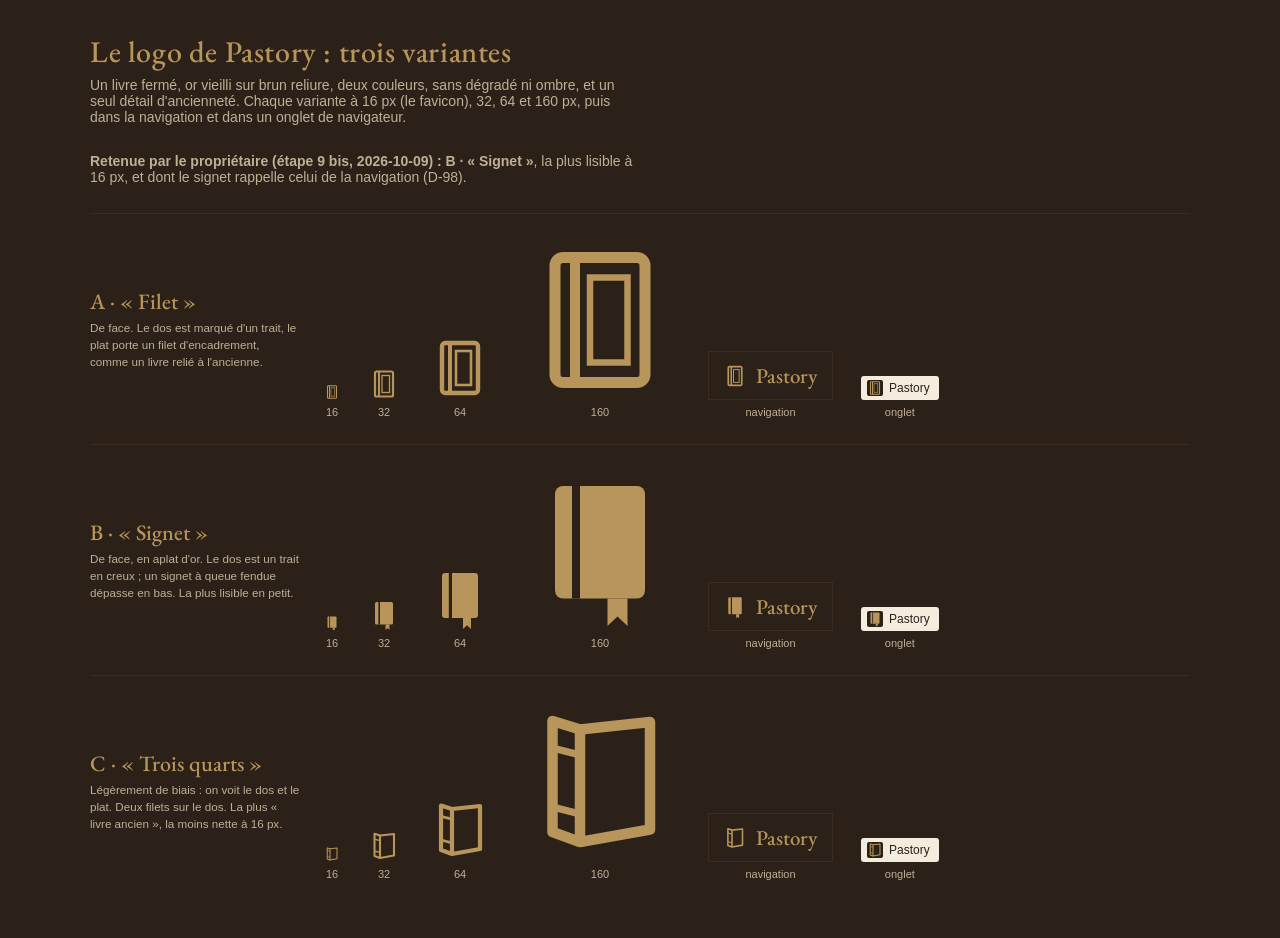
<file: maquettes/logo/variantes.html>
<!doctype html>
<html lang="fr">
<head>
<meta charset="utf-8">
<title>Pastory — variantes du logo</title>
<style>
  /* Une page de comparaison, hors de l'application : ses deux couleurs sont celles du thème
     (brun reliure, or vieilli), écrites en clair parce que la page vit seule. */
  @font-face { font-family: "EB Garamond"; font-weight: 500;
    src: url("../../pastory/vues/assets/polices/eb-garamond-latin-500-normal.woff2") format("woff2"); }
  body { margin: 0; background: #2B2118; color: #B8955A; font: 14px "Segoe UI", sans-serif; }
  main { max-width: 1100px; margin: 0 auto; padding: 32px 24px; }
  h1 { font: 500 30px "EB Garamond", serif; letter-spacing: .02em; margin: 0 0 6px; }
  p { color: #BFAF95; margin: 0 0 28px; max-width: 70ch; }
  .variante { display: grid; grid-template-columns: 210px 1fr; gap: 24px; align-items: center;
    padding: 26px 0; border-top: 1px solid #3A2C20; }
  .variante h2 { font: 500 22px "EB Garamond", serif; margin: 0 0 4px; }
  .variante small { color: #BFAF95; display: block; line-height: 1.45; }
  .tailles { display: flex; align-items: flex-end; gap: 28px; }
  .tailles figure { margin: 0; text-align: center; }
  .tailles figcaption { color: #BFAF95; font-size: 11px; margin-top: 6px; }
  .barre { display: flex; align-items: center; gap: 9px; font: 500 21px "EB Garamond", serif;
    padding: 10px 14px; background: #2B2118; border: 1px solid #3A2C20; }
  .onglet { display: flex; align-items: center; gap: 6px; background: #F4ECDD; color: #2A211A;
    padding: 4px 9px 4px 6px; font-size: 12px; border-radius: 3px; }
  svg { display: block; }
</style>
</head>
<body>
<main>
  <h1>Le logo de Pastory : trois variantes</h1>
  <p>Un livre fermé, or vieilli sur brun reliure, deux couleurs, sans dégradé ni ombre, et un seul
  détail d'ancienneté. Chaque variante à 16 px (le favicon), 32, 64 et 160 px, puis dans la
  navigation et dans un onglet de navigateur.</p>
  <p><b>Retenue par le propriétaire (étape 9 bis, 2026-10-09) : B · « Signet »</b>, la plus lisible
  à 16 px, et dont le signet rappelle celui de la navigation (D-98).</p>

  <svg width="0" height="0" style="position:absolute">
    <defs>
      <!-- A. FILET : un livre de face, le dos marqué, un filet d'encadrement sur le plat. -->
      <symbol id="a" viewBox="0 0 32 32">
        <rect x="7" y="3.5" width="18" height="25" rx="1.6" fill="none" stroke="#B8955A" stroke-width="2.2"/>
        <path d="M11 3.5v25" stroke="#B8955A" stroke-width="2"/>
        <rect x="14" y="7.5" width="7.5" height="17" fill="none" stroke="#B8955A" stroke-width="1.3"/>
      </symbol>
      <!-- B. SIGNET : un livre plein, de face, le dos en creux, un signet à queue fendue. -->
      <symbol id="b" viewBox="0 0 32 32">
        <rect x="7" y="3" width="18" height="22.5" rx="1.6" fill="#B8955A"/>
        <path d="M11.2 3v22.5" stroke="#2B2118" stroke-width="1.6"/>
        <path d="M17.5 25.5h4v5.5l-2-1.9-2 1.9z" fill="#B8955A"/>
      </symbol>
      <!-- C. TROIS QUARTS : le dos et le plat, un filet sur le dos. -->
      <symbol id="c" viewBox="0 0 32 32">
        <path d="M12 5.5 L26 4 V25.5 L12 28 Z" fill="none" stroke="#B8955A" stroke-width="2.1" stroke-linejoin="round"/>
        <path d="M12 5.5 L6.5 3.8 V26 L12 28" fill="none" stroke="#B8955A" stroke-width="2.1" stroke-linejoin="round"/>
        <path d="M6.5 9.2 L12 10.6 M6.5 21 L12 22.4" stroke="#B8955A" stroke-width="1.4"/>
      </symbol>
    </defs>
  </svg>

  <section class="variante">
    <div><h2>A · « Filet »</h2><small>De face. Le dos est marqué d'un trait, le plat porte un
      filet d'encadrement, comme un livre relié à l'ancienne.</small></div>
    <div class="tailles">
      <figure><svg width="16" height="16"><use href="#a"/></svg><figcaption>16</figcaption></figure>
      <figure><svg width="32" height="32"><use href="#a"/></svg><figcaption>32</figcaption></figure>
      <figure><svg width="64" height="64"><use href="#a"/></svg><figcaption>64</figcaption></figure>
      <figure><svg width="160" height="160"><use href="#a"/></svg><figcaption>160</figcaption></figure>
      <figure><div class="barre"><svg width="24" height="24"><use href="#a"/></svg>Pastory</div><figcaption>navigation</figcaption></figure>
      <figure><div class="onglet"><svg width="16" height="16" style="background:#2B2118;border-radius:2px"><use href="#a"/></svg>Pastory</div><figcaption>onglet</figcaption></figure>
    </div>
  </section>

  <section class="variante">
    <div><h2>B · « Signet »</h2><small>De face, en aplat d'or. Le dos est un trait en creux ;
      un signet à queue fendue dépasse en bas. La plus lisible en petit.</small></div>
    <div class="tailles">
      <figure><svg width="16" height="16"><use href="#b"/></svg><figcaption>16</figcaption></figure>
      <figure><svg width="32" height="32"><use href="#b"/></svg><figcaption>32</figcaption></figure>
      <figure><svg width="64" height="64"><use href="#b"/></svg><figcaption>64</figcaption></figure>
      <figure><svg width="160" height="160"><use href="#b"/></svg><figcaption>160</figcaption></figure>
      <figure><div class="barre"><svg width="24" height="24"><use href="#b"/></svg>Pastory</div><figcaption>navigation</figcaption></figure>
      <figure><div class="onglet"><svg width="16" height="16" style="background:#2B2118;border-radius:2px"><use href="#b"/></svg>Pastory</div><figcaption>onglet</figcaption></figure>
    </div>
  </section>

  <section class="variante">
    <div><h2>C · « Trois quarts »</h2><small>Légèrement de biais : on voit le dos et le plat.
      Deux filets sur le dos. La plus « livre ancien », la moins nette à 16 px.</small></div>
    <div class="tailles">
      <figure><svg width="16" height="16"><use href="#c"/></svg><figcaption>16</figcaption></figure>
      <figure><svg width="32" height="32"><use href="#c"/></svg><figcaption>32</figcaption></figure>
      <figure><svg width="64" height="64"><use href="#c"/></svg><figcaption>64</figcaption></figure>
      <figure><svg width="160" height="160"><use href="#c"/></svg><figcaption>160</figcaption></figure>
      <figure><div class="barre"><svg width="24" height="24"><use href="#c"/></svg>Pastory</div><figcaption>navigation</figcaption></figure>
      <figure><div class="onglet"><svg width="16" height="16" style="background:#2B2118;border-radius:2px"><use href="#c"/></svg>Pastory</div><figcaption>onglet</figcaption></figure>
    </div>
  </section>
</main>
</body>
</html>
</file>
